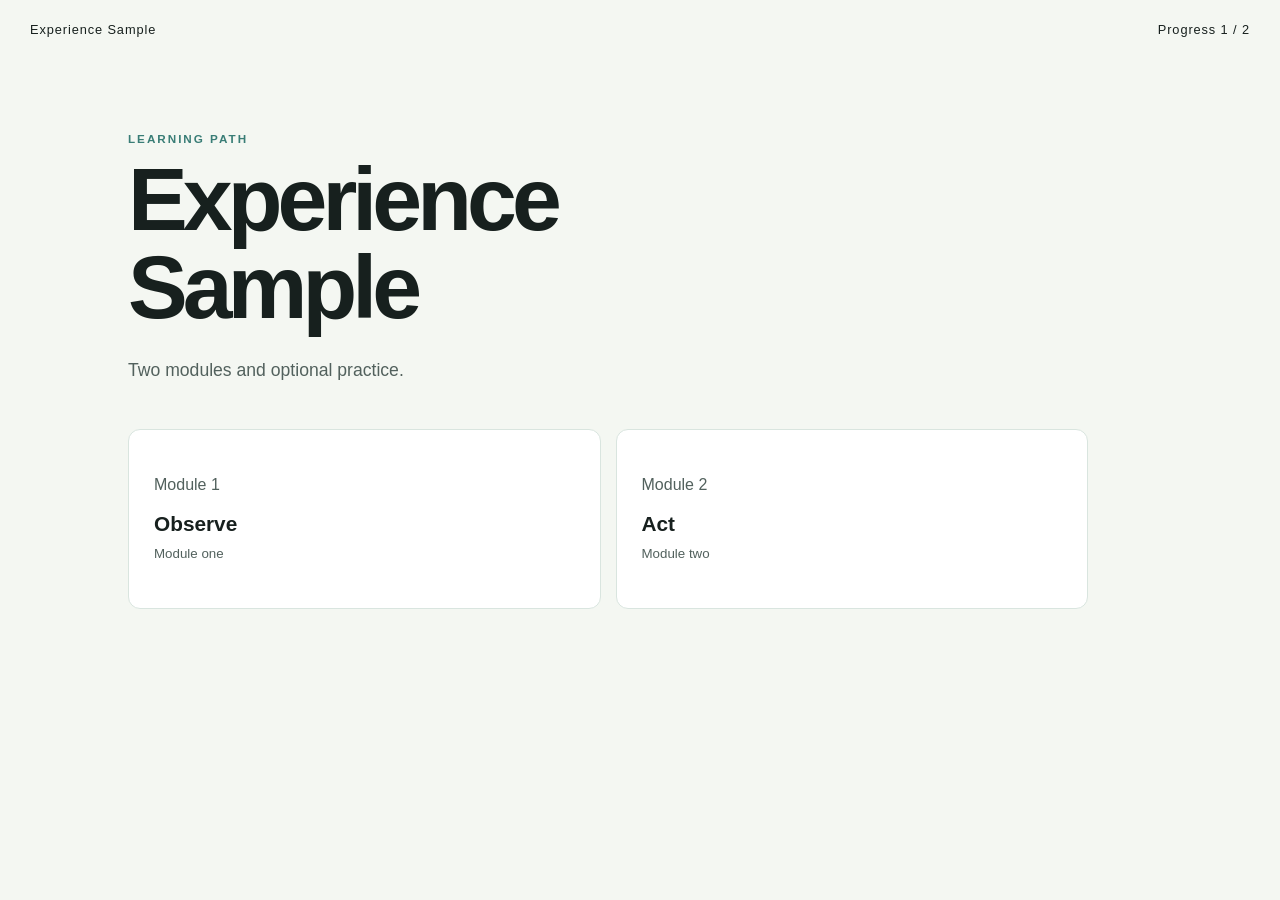
<file: examples/lecture-experience-sample/index.html>
<!doctype html><html lang="en"><head><meta charset="utf-8"><meta name="viewport" content="width=device-width,initial-scale=1"><title>Experience Sample</title><link rel="stylesheet" href="../../templates/lecture-experience/engine/experience.css"><link rel="stylesheet" href="../../templates/lecture-experience/skins/light-learning/skin.css"></head><body><div id="experience-app"></div><script src="experience-data.js"></script><script src="../../templates/lecture-experience/engine/experience-engine.js"></script></body></html>
</file>
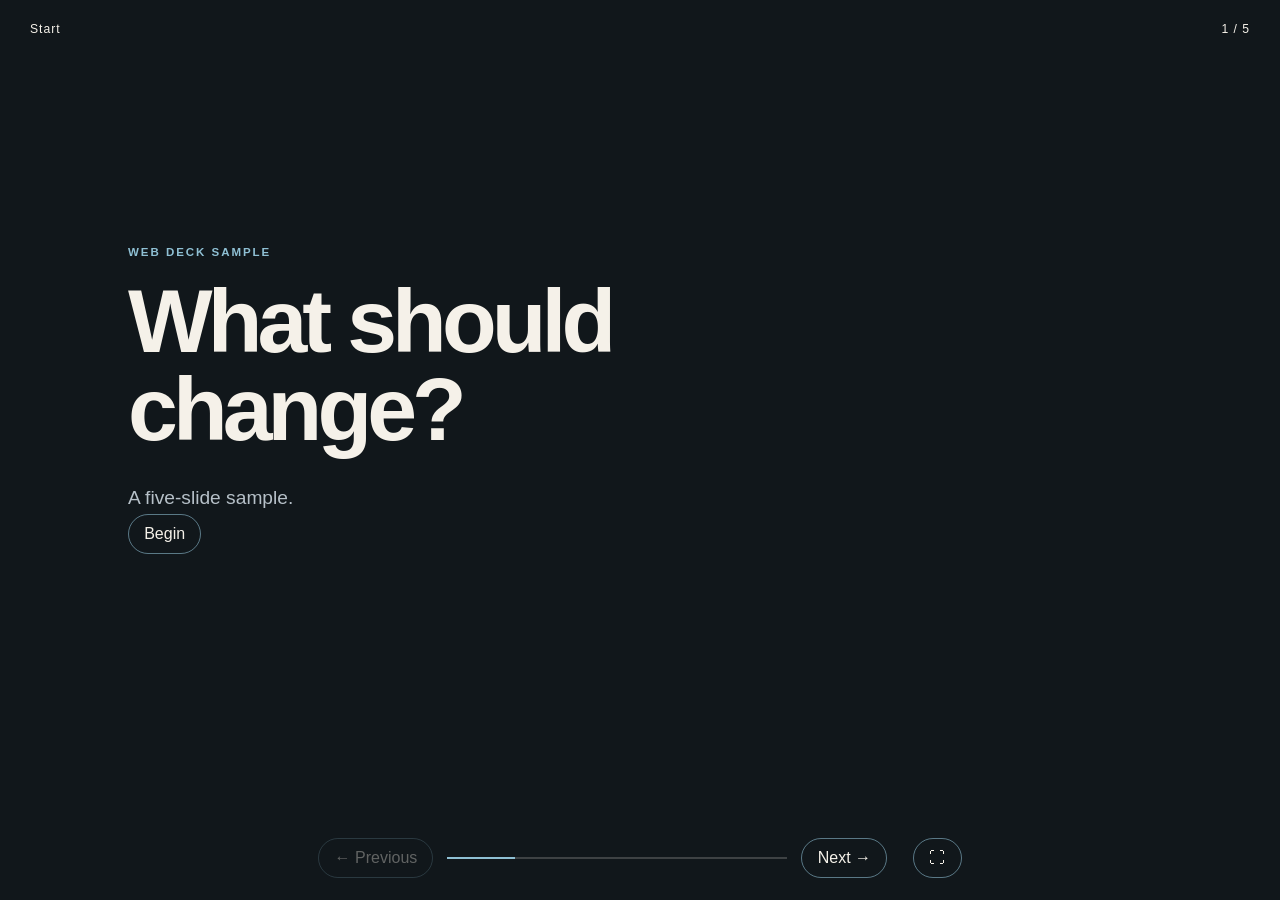
<file: examples/web-deck-sample/index.html>
<!doctype html><html lang="en"><head><meta charset="utf-8"><meta name="viewport" content="width=device-width,initial-scale=1"><title>Web Deck Sample</title><link rel="stylesheet" href="../../templates/web-deck/engine/presentation.css"><link rel="stylesheet" href="../../templates/web-deck/skins/minimal/skin.css"></head><body><div id="deck-app"></div><script src="deck-data.js"></script><script src="../../templates/web-deck/engine/deck-engine.js"></script></body></html>
</file>
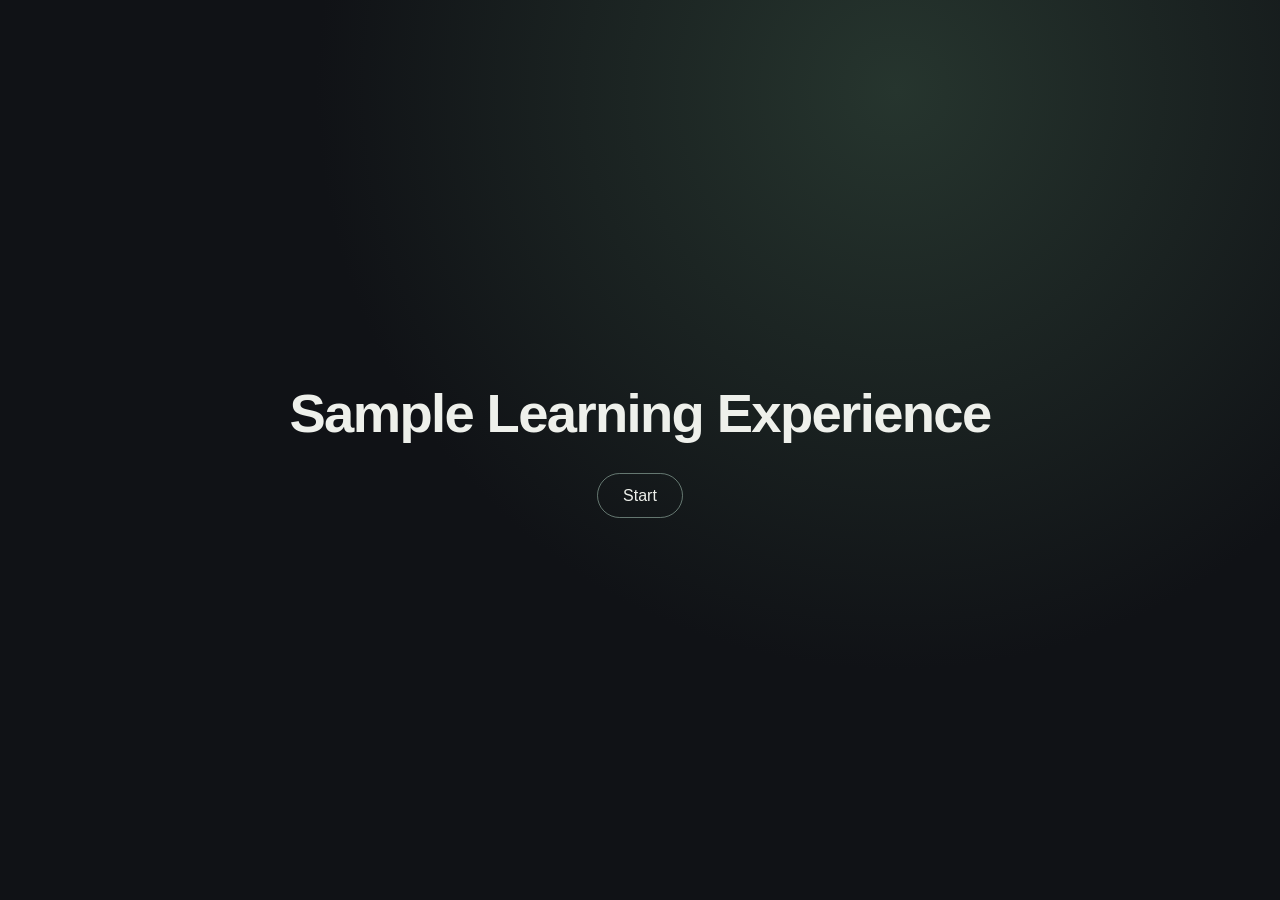
<file: templates/lecture-experience/starter/index.html>
<!doctype html><html lang="en"><head><meta charset="utf-8"><meta name="viewport" content="width=device-width,initial-scale=1"><title>Sample Learning Experience</title><link rel="stylesheet" href="engine/experience.css"><link rel="stylesheet" href="engine/entry-transition.css"><link rel="stylesheet" href="skin.css"></head><body><div id="experience-cover" class="ax-cover"><div class="ax-cover__inner"><h1>Sample Learning Experience</h1><button type="button" data-action="enter">Start</button></div></div><div id="experience-app"></div><script src="experience-data.js"></script><script src="engine/entry-transition.js"></script><script src="engine/experience-engine.js"></script></body></html>
</file>
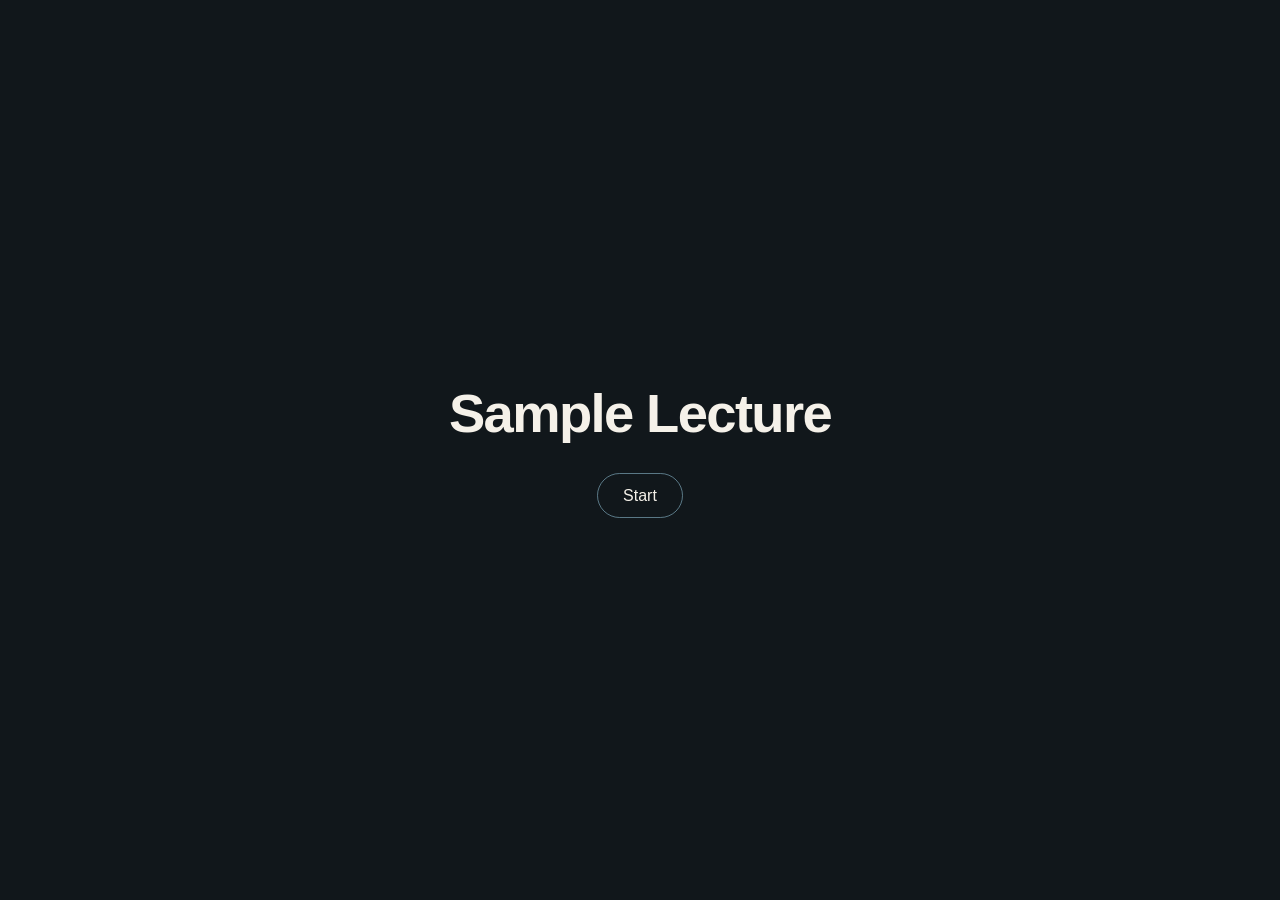
<file: templates/web-deck/starter/index.html>
<!doctype html><html lang="en"><head><meta charset="utf-8"><meta name="viewport" content="width=device-width,initial-scale=1"><title>Sample Lecture</title><link rel="stylesheet" href="engine/presentation.css"><link rel="stylesheet" href="engine/entry-transition.css"><link rel="stylesheet" href="skin.css"></head><body><div id="deck-cover" class="ax-cover"><div class="ax-cover__inner"><h1>Sample Lecture</h1><button type="button" data-action="enter">Start</button></div></div><div id="deck-app"></div><script src="deck-data.js"></script><script src="engine/entry-transition.js"></script><script src="engine/deck-engine.js"></script></body></html>
</file>
<file: templates/lecture-experience/engine/experience.css>
* { box-sizing:border-box; } html,body,#experience-app { min-height:100%; margin:0; } body { background:#101216; color:#eef0eb; font-family:Arial,sans-serif; } button { font:inherit; cursor:pointer; } .experience-chrome,.experience-controls { position:fixed; z-index:2; inset-inline:0; display:flex; align-items:center; gap:18px; padding:22px 30px; }.experience-chrome { top:0; justify-content:space-between; font-size:.8rem; letter-spacing:.07em; }.experience-chrome button,.lesson-stage button,.experience-controls button { color:inherit; background:transparent; border:1px solid color-mix(in srgb,var(--accent,#b1c8bc) 55%,transparent); border-radius:999px; padding:.62rem .95rem; }.experience-controls { bottom:0; justify-content:center; }.experience-controls button:disabled { opacity:.35; cursor:default; }.experience-hub,.lesson-stage { min-height:100vh; padding:120px clamp(28px,10vw,170px) 100px; }.experience-hub h1,.lesson-stage h1 { max-width:13ch; margin:0; font-size:clamp(2.8rem,7vw,6.5rem); line-height:.98; letter-spacing:-.055em; }.experience-hub>p:not(.eyebrow),.lesson-copy { max-width:52ch; margin:24px 0; color:var(--muted,#b9c0bf); line-height:1.65; font-size:1.1rem; }.eyebrow { color:var(--accent,#b1c8bc); font-weight:700; font-size:.73rem; letter-spacing:.17em; text-transform:uppercase; }.module-grid { display:grid; grid-template-columns:repeat(auto-fit,minmax(220px,1fr)); gap:15px; max-width:960px; margin-top:44px; }.module-grid button { min-height:180px; padding:25px; border:1px solid color-mix(in srgb,currentColor 16%,transparent); background:rgba(255,255,255,.025); color:inherit; text-align:left; }.module-grid button:hover { border-color:var(--accent,#b1c8bc); transform:translateY(-3px); }.module-grid span,.module-grid small { display:block; color:var(--muted,#b9c0bf); }.module-grid strong { display:block; margin:18px 0 10px; font-size:1.3rem; }.practice-panel { max-width:650px; margin-top:30px; padding:25px; border-left:2px solid var(--accent,#b1c8bc); background:rgba(255,255,255,.04); }.experience-progress { height:2px; width:min(340px,30vw); background:rgba(255,255,255,.18); }.experience-progress span { display:block; height:100%; background:var(--accent,#b1c8bc); transition:width .25s; }.experience-error { padding:12vh 10vw; } @media(max-width:680px){.experience-chrome{padding:18px}.experience-hub,.lesson-stage{padding:100px 28px 90px}.experience-controls{padding:18px}.experience-progress{width:22vw;}}
.ax-cover{position:fixed;inset:0;z-index:1;display:grid;place-items:center;text-align:center;padding:24px;}.ax-cover__inner h1{margin:0 0 28px;font-size:clamp(2rem,5vw,3.4rem);letter-spacing:-.03em;}.ax-cover__inner button{border:1px solid color-mix(in srgb,var(--accent,#b1c8bc) 55%,transparent);border-radius:999px;padding:.8rem 1.6rem;font:inherit;color:inherit;background:transparent;cursor:pointer;}
</file>
<file: templates/lecture-experience/skins/light-learning/skin.css>
:root { --accent:#397d76; --muted:#52615d; } body { background:#f4f7f2; color:#17201e; } .module-grid button { background:#fff; border-color:#d9e5df; border-radius:12px; } .practice-panel { background:#e9f2ed; }
</file>
<file: templates/web-deck/engine/presentation.css>
* { box-sizing: border-box; }
html, body, #deck-app { min-height: 100%; margin: 0; }
body { background: #101114; color: #f5f1e9; font-family: Arial, sans-serif; }
button { font: inherit; cursor: pointer; }
.deck-stage { min-height: calc(100vh - 100px); display: grid; place-items: center; padding: 64px clamp(28px, 10vw, 170px); }
.slide { width: min(1040px, 100%); animation: deck-in .34s ease both; }
.slide h1 { margin: 0; max-width: 16ch; font-size: clamp(2.5rem, 7vw, 6.6rem); line-height: .98; letter-spacing: -.055em; }
.eyebrow { margin: 0 0 20px; color: var(--accent, #c7d2e1); font-size: .72rem; font-weight: 700; letter-spacing: .17em; text-transform: uppercase; }
.deck-caption { max-width: 48ch; margin: 28px 0 0; color: var(--muted, #b9bdc5); font-size: clamp(1rem, 1.5vw, 1.25rem); line-height: 1.65; }
.deck-chrome, .deck-controls { position: fixed; inset-inline: 0; z-index: 2; display: flex; align-items: center; gap: 14px; padding: 22px 30px; transition: opacity .25s; }
.deck-chrome { top: 0; justify-content: space-between; font-size: .76rem; letter-spacing: .08em; }
.deck-controls { bottom: 0; justify-content: center; }
.deck-controls button, .slide--opening button { border: 1px solid color-mix(in srgb, var(--accent, #fff) 58%, transparent); border-radius: 999px; padding: .62rem .95rem; color: inherit; background: transparent; }
.deck-controls button:disabled { opacity: .35; cursor: default; }
.deck-progress { width: min(340px, 30vw); height: 2px; background: color-mix(in srgb, currentColor 20%, transparent); }.deck-progress span { display:block; height:100%; background:var(--accent,#fff); transition:width .3s; }
.fullscreen { margin-left: 12px; }.chrome-hidden .deck-chrome, .chrome-hidden .deck-controls { opacity: 0; pointer-events: none; }
.compare-grid { display:grid; grid-template-columns:repeat(2,minmax(0,1fr)); gap:20px; margin-top:38px; }.compare-grid section { min-height:160px; padding:25px; border:1px solid color-mix(in srgb, currentColor 17%, transparent); }.compare-grid h2 { margin:0 0 12px; font-size:1rem; }.compare-grid p { margin:0; color:var(--muted,#bbb); line-height:1.55; }
.deck-error { padding: 12vh 10vw; } @keyframes deck-in { from { opacity:0; transform:translateY(13px); } to { opacity:1; transform:none; } }
.ax-cover { position: fixed; inset: 0; z-index: 1; display: grid; place-items: center; text-align: center; padding: 24px; }
.ax-cover__inner h1 { margin: 0 0 28px; font-size: clamp(2rem, 5vw, 3.4rem); letter-spacing: -.03em; }
.ax-cover__inner button { border: 1px solid color-mix(in srgb, var(--accent, #fff) 58%, transparent); border-radius: 999px; padding: .8rem 1.6rem; font: inherit; color: inherit; background: transparent; cursor: pointer; }
@media (max-width: 680px) { .deck-stage { padding: 80px 26px; }.compare-grid { grid-template-columns:1fr; }.deck-progress { width:20vw; }.fullscreen { display:none; } }
</file>
<file: templates/web-deck/skins/minimal/skin.css>
:root { --accent:#8fc0d4; --muted:#b6c0c8; } body { background:#11171b; }
</file>
<file: templates/lecture-experience/starter/engine/experience.css>
* { box-sizing:border-box; } html,body,#experience-app { min-height:100%; margin:0; } body { background:#101216; color:#eef0eb; font-family:Arial,sans-serif; } button { font:inherit; cursor:pointer; } .experience-chrome,.experience-controls { position:fixed; z-index:2; inset-inline:0; display:flex; align-items:center; gap:18px; padding:22px 30px; }.experience-chrome { top:0; justify-content:space-between; font-size:.8rem; letter-spacing:.07em; }.experience-chrome button,.lesson-stage button,.experience-controls button { color:inherit; background:transparent; border:1px solid color-mix(in srgb,var(--accent,#b1c8bc) 55%,transparent); border-radius:999px; padding:.62rem .95rem; }.experience-controls { bottom:0; justify-content:center; }.experience-controls button:disabled { opacity:.35; cursor:default; }.experience-hub,.lesson-stage { min-height:100vh; padding:120px clamp(28px,10vw,170px) 100px; }.experience-hub h1,.lesson-stage h1 { max-width:13ch; margin:0; font-size:clamp(2.8rem,7vw,6.5rem); line-height:.98; letter-spacing:-.055em; }.experience-hub>p:not(.eyebrow),.lesson-copy { max-width:52ch; margin:24px 0; color:var(--muted,#b9c0bf); line-height:1.65; font-size:1.1rem; }.eyebrow { color:var(--accent,#b1c8bc); font-weight:700; font-size:.73rem; letter-spacing:.17em; text-transform:uppercase; }.module-grid { display:grid; grid-template-columns:repeat(auto-fit,minmax(220px,1fr)); gap:15px; max-width:960px; margin-top:44px; }.module-grid button { min-height:180px; padding:25px; border:1px solid color-mix(in srgb,currentColor 16%,transparent); background:rgba(255,255,255,.025); color:inherit; text-align:left; }.module-grid button:hover { border-color:var(--accent,#b1c8bc); transform:translateY(-3px); }.module-grid span,.module-grid small { display:block; color:var(--muted,#b9c0bf); }.module-grid strong { display:block; margin:18px 0 10px; font-size:1.3rem; }.practice-panel { max-width:650px; margin-top:30px; padding:25px; border-left:2px solid var(--accent,#b1c8bc); background:rgba(255,255,255,.04); }.experience-progress { height:2px; width:min(340px,30vw); background:rgba(255,255,255,.18); }.experience-progress span { display:block; height:100%; background:var(--accent,#b1c8bc); transition:width .25s; }.experience-error { padding:12vh 10vw; } @media(max-width:680px){.experience-chrome{padding:18px}.experience-hub,.lesson-stage{padding:100px 28px 90px}.experience-controls{padding:18px}.experience-progress{width:22vw;}}
.ax-cover{position:fixed;inset:0;z-index:1;display:grid;place-items:center;text-align:center;padding:24px;}.ax-cover__inner h1{margin:0 0 28px;font-size:clamp(2rem,5vw,3.4rem);letter-spacing:-.03em;}.ax-cover__inner button{border:1px solid color-mix(in srgb,var(--accent,#b1c8bc) 55%,transparent);border-radius:999px;padding:.8rem 1.6rem;font:inherit;color:inherit;background:transparent;cursor:pointer;}
</file>
<file: templates/lecture-experience/starter/engine/entry-transition.css>
/* AX Entry Warp — visual contract. Circular light warps from the center of
   the screen, covers it fully, holds, then releases into the destination
   view. Geometry/duration/easing/cover/release must stay identical across
   every AX template; only the callback destination differs.
   See docs/13_ax_entry_transition_standard_v0.1.md. */
:root {
  --ax-warp-center: #f4ecdf;
  --ax-warp-mid: #e9a85a;
  --ax-warp-outer: #c48165;
}
.ax-entry-warp {
  position: fixed; top: 50%; left: 50%;
  width: 220vmax; height: 220vmax;
  margin: -110vmax 0 0 -110vmax;
  z-index: 9999; border-radius: 50%; pointer-events: all;
  background: radial-gradient(circle,
    var(--ax-warp-center) 0%, var(--ax-warp-center) 40%,
    var(--ax-warp-mid) 66%, var(--ax-warp-outer) 84%, transparent 100%);
  opacity: 0; transform: scale(0); transform-origin: 50% 50%;
}
.ax-entry-warp--active { animation: ax-entry-warp 1600ms cubic-bezier(.45, 0, .2, 1) forwards; }
@keyframes ax-entry-warp {
  0% { opacity: 0; transform: scale(0); }
  28% { opacity: 1; transform: scale(1); }
  55% { opacity: 1; transform: scale(1.03); }
  100% { opacity: 0; transform: scale(1.12); }
}
</file>
<file: templates/lecture-experience/starter/skin.css>
:root { --accent:#a8c7b8; --muted:#bdc5c0; } body { background:radial-gradient(circle at 70% 10%,#26352e 0,#101216 48%); } .module-grid button { border-radius:16px; }
</file>
<file: templates/web-deck/starter/engine/presentation.css>
* { box-sizing: border-box; }
html, body, #deck-app { min-height: 100%; margin: 0; }
body { background: #101114; color: #f5f1e9; font-family: Arial, sans-serif; }
button { font: inherit; cursor: pointer; }
.deck-stage { min-height: calc(100vh - 100px); display: grid; place-items: center; padding: 64px clamp(28px, 10vw, 170px); }
.slide { width: min(1040px, 100%); animation: deck-in .34s ease both; }
.slide h1 { margin: 0; max-width: 16ch; font-size: clamp(2.5rem, 7vw, 6.6rem); line-height: .98; letter-spacing: -.055em; }
.eyebrow { margin: 0 0 20px; color: var(--accent, #c7d2e1); font-size: .72rem; font-weight: 700; letter-spacing: .17em; text-transform: uppercase; }
.deck-caption { max-width: 48ch; margin: 28px 0 0; color: var(--muted, #b9bdc5); font-size: clamp(1rem, 1.5vw, 1.25rem); line-height: 1.65; }
.deck-chrome, .deck-controls { position: fixed; inset-inline: 0; z-index: 2; display: flex; align-items: center; gap: 14px; padding: 22px 30px; transition: opacity .25s; }
.deck-chrome { top: 0; justify-content: space-between; font-size: .76rem; letter-spacing: .08em; }
.deck-controls { bottom: 0; justify-content: center; }
.deck-controls button, .slide--opening button { border: 1px solid color-mix(in srgb, var(--accent, #fff) 58%, transparent); border-radius: 999px; padding: .62rem .95rem; color: inherit; background: transparent; }
.deck-controls button:disabled { opacity: .35; cursor: default; }
.deck-progress { width: min(340px, 30vw); height: 2px; background: color-mix(in srgb, currentColor 20%, transparent); }.deck-progress span { display:block; height:100%; background:var(--accent,#fff); transition:width .3s; }
.fullscreen { margin-left: 12px; }.chrome-hidden .deck-chrome, .chrome-hidden .deck-controls { opacity: 0; pointer-events: none; }
.compare-grid { display:grid; grid-template-columns:repeat(2,minmax(0,1fr)); gap:20px; margin-top:38px; }.compare-grid section { min-height:160px; padding:25px; border:1px solid color-mix(in srgb, currentColor 17%, transparent); }.compare-grid h2 { margin:0 0 12px; font-size:1rem; }.compare-grid p { margin:0; color:var(--muted,#bbb); line-height:1.55; }
.deck-error { padding: 12vh 10vw; } @keyframes deck-in { from { opacity:0; transform:translateY(13px); } to { opacity:1; transform:none; } }
.ax-cover { position: fixed; inset: 0; z-index: 1; display: grid; place-items: center; text-align: center; padding: 24px; }
.ax-cover__inner h1 { margin: 0 0 28px; font-size: clamp(2rem, 5vw, 3.4rem); letter-spacing: -.03em; }
.ax-cover__inner button { border: 1px solid color-mix(in srgb, var(--accent, #fff) 58%, transparent); border-radius: 999px; padding: .8rem 1.6rem; font: inherit; color: inherit; background: transparent; cursor: pointer; }
@media (max-width: 680px) { .deck-stage { padding: 80px 26px; }.compare-grid { grid-template-columns:1fr; }.deck-progress { width:20vw; }.fullscreen { display:none; } }
</file>
<file: templates/web-deck/starter/engine/entry-transition.css>
/* AX Entry Warp — visual contract. Circular light warps from the center of
   the screen, covers it fully, holds, then releases into the destination
   view. Geometry/duration/easing/cover/release must stay identical across
   every AX template; only the callback destination differs.
   See docs/13_ax_entry_transition_standard_v0.1.md. */
:root {
  --ax-warp-center: #f4ecdf;
  --ax-warp-mid: #e9a85a;
  --ax-warp-outer: #c48165;
}
.ax-entry-warp {
  position: fixed; top: 50%; left: 50%;
  width: 220vmax; height: 220vmax;
  margin: -110vmax 0 0 -110vmax;
  z-index: 9999; border-radius: 50%; pointer-events: all;
  background: radial-gradient(circle,
    var(--ax-warp-center) 0%, var(--ax-warp-center) 40%,
    var(--ax-warp-mid) 66%, var(--ax-warp-outer) 84%, transparent 100%);
  opacity: 0; transform: scale(0); transform-origin: 50% 50%;
}
.ax-entry-warp--active { animation: ax-entry-warp 1600ms cubic-bezier(.45, 0, .2, 1) forwards; }
@keyframes ax-entry-warp {
  0% { opacity: 0; transform: scale(0); }
  28% { opacity: 1; transform: scale(1); }
  55% { opacity: 1; transform: scale(1.03); }
  100% { opacity: 0; transform: scale(1.12); }
}
</file>
<file: templates/web-deck/starter/skin.css>
:root { --accent: #8fc0d4; --muted: #b6c0c8; } body { background: #11171b; } .slide--opening h1, .slide--closing h1 { max-width: 12ch; } .slide--section { text-align:center; } .slide--section h1 { margin-inline:auto; }
</file>
